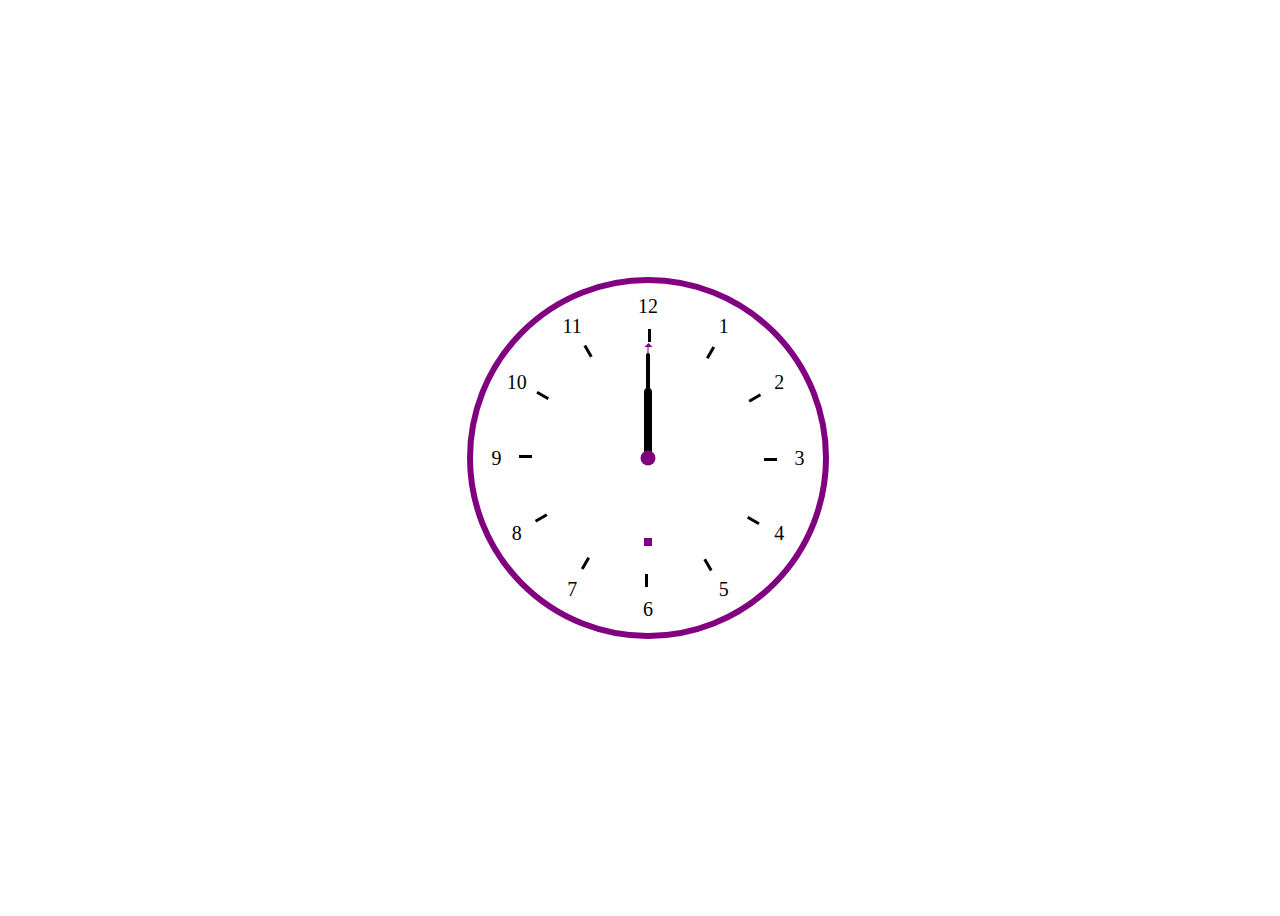
<file: analog_clock.html>
<!DOCTYPE html>  
        <html lang="en">  
        <head>  
           <style>  

        body{  
            animation-name: clock-animation;  
            animation-iteration-count: infinite;  
            animation-duration: 6s;  
            width: 100vw;  
            height: 100vh;  
            display: flex;  
            justify-content: center;  
            align-items: center;  
            font-size: 20px;  
            overflow-x: hidden;  
            font-family: cursive;  

        }  

        @keyframes clock-animation{  
        0%{  
        background:#3e5afb;  


        }  
        50%{  
            background:#3e5;  

        }  

            100%{  
                background: yellow;  
            }  
        }  
        .clock-container{  
            width:350px;  
            height: 350px;  
            border: 6px solid purple;  
            border-radius: 50%;  
            position: relative;  
            background:#fff;  

        }  
        .clock-container::after{  
            content: "";  
            position: absolute;  
            width: 15px;  
            height: 15px;  
            background: purple;  
            left: 50%;  
            top: 50%;  
            transform: translate(-50%,-50%)  ;border-radius: 50%;  
        }  
        .clock-number{  
            position: absolute;  
            width: 100%;  
            height: 100%;  
            text-align: center;  
        }  
        .clock-number:after{  
            content:"";  
            position:absolute;  
            height:13px;  
            width:3px;  
            top:13%;  
            background:#000;  

        }  

        .clock-number> div{  
            padding: 12px;  
        }  
        .num1{  
            transform: rotate(30deg)  
        }  

        .num1 > div{  
            transform: rotate(-30deg)  
        }  
        .num2{  
            transform: rotate(60deg)  
        }  

        .num2 > div{  
            transform: rotate(-60deg)  
        }  
        .num3{  
            transform: rotate(90deg)  
        }  

        .num3 > div{  
            transform: rotate(-90deg)  
        }  
        .num4{  
            transform: rotate(120deg)  
        }  

        .num4 > div{  
            transform: rotate(-120deg)  
        }  
        .num5{  
            transform: rotate(150deg)  
        }  

        .num5 > div{  
            transform: rotate(-150deg)  
        }  
        .num6{  
            transform: rotate(180deg)  
        }  

        .num6 > div{  
            transform: rotate(-180deg)  
        }  
        .num7{  
            transform: rotate(210deg)  
        }  

        .num7 > div{  
            transform: rotate(-210deg)  
        }  
        .num8{  
            transform: rotate(240deg)  
        }  

        .num8 > div{  
            transform: rotate(-240deg)  
        }  
        .num9{  
            transform: rotate(270deg)  
        }  

        .num9 > div{  
            transform: rotate(-270deg)  
        }  
        .num10{  
            transform: rotate(300deg)  
        }  

        .num10 > div{  
            transform: rotate(-300deg)  
        }  
        .num11{  
            transform: rotate(330deg)  
        }  

        .num11 > div{  
            transform: rotate(-330deg)  
        }  

        .num12{  
            transform: rotate(360deg)  
        }  

        .num12 > div{  
            transform: rotate(-360deg)  
        }  

        .clock-hand{  
            width: 100%;  
            height: 100%;  
            position: absolute;  
        }  
        .clock-hand > div{  
            left: 50%;  
            bottom: 50%;  
            transform: translateX(-50%);  
            position: absolute;  
            border-radius:12px;  
        }  
        .second-hand{  
            height: 32%;  
            width: 1px;  
            background: purple;  
        }  
        .minute-hand{  
            height:30%;  
            width: 4px;  
            background: #000;  
        }  

        .hour-hand{  
            height: 20%;  
            width:8px;  
            background: #000;  
        }  
        .second-hand::after{  
            position: absolute;  
            content: "";  
            border-style: solid;  
            border-width: 4px;  
            border-color: transparent transparent purple transparent;  
            left: 50%;  
            transform: translateX(-50%);  
            top:-6%;  
        }  

        .current-day{  
            position:absolute;  
            font-size:12px;  
            font-weight:bold;  
            left:50%;  
            transform:translateX(-50%);  
            top:25%;  
        }  
        .current-seconds{  
            position:absolute;  
            font-size:12px;  
            font-weight:bold;  
            left:50%;  
            transform:translateX(-50%);  
            bottom:25%;  
            background:purple;  
            color:#fff;  
            padding:4px;}  
           </style>  
        </head>  
        <body>  
            <div class="clock-container">  
                <div class="current-day">  

                </div>  
                 <div class="current-seconds">  

                </div>  
                <div class="current-seconds"></div>  
                <div class="clock-number num1">  
                    <div>1</div>  
                </div>  
                <div class="clock-number num2">  
                        <div>2</div>  
                    </div>  
                <div class="clock-number num3">  
                    <div>3</div>  
                 </div>  
                 <div class="clock-number num4">  
                     <div>4</div>  
                    </div>  
                 <div class="clock-number num5">  
                    <div>5</div>  
                     </div>  
                     <div class="clock-number num6">  
                       <div>6</div>  
                    </div>  
                    <div class="clock-number num7">  
                  <div>7</div>  
                    </div>  
                  <div class="clock-number num8">  
                     <div>8</div>  
                    </div>  
                    <div class="clock-number num9">  
                      <div>9</div>  
                      </div>  
                     <div class="clock-number num10">  
                       <div>10</div>  
                         </div>  
                      <div class="clock-number num11">  
                     <div>11</div>  
                      </div>  
                      <div class="clock-number num12">  
                   <div>12</div>  
                    </div>  
                     <div class="clock-hand" id="sec">  
                  <div class="second-hand"></div>  
                 </div>  
                <div class="clock-hand" id="min">  
                 <div class="minute-hand"></div>  
                 </div>  
               <div class="clock-hand" id="hr">  
                 <div class="hour-hand"></div>  
                </div>  
            </div>  

            <script>  

            let secondHand=document.querySelector("#sec");  
        let minHand=document.querySelector("#min")  
        let hourHand=document.querySelector("#hr")  


        setInterval(clockRotating,1000)  

        function clockRotating(){  
            var date=new Date();  
            var getSeconds=date.getSeconds()/60;  
            var getMinutes=date.getMinutes()/60;  
            var getHours=date.getHours()/12  

            secondHand.style.transform="rotate("+getSeconds*360 + "deg)"  
            minHand.style.transform="rotate("+getMinutes*360 + "deg)"  
            hourHand.style.transform="rotate("+getHours*360 + "deg)"  

            document.querySelector(".current-day").innerHTML=date.toDateString()  
            document.querySelector(".current-seconds").innerHTML=date.getSeconds()  

        }      
            </script>  
        </body>  
        </html>
</file>
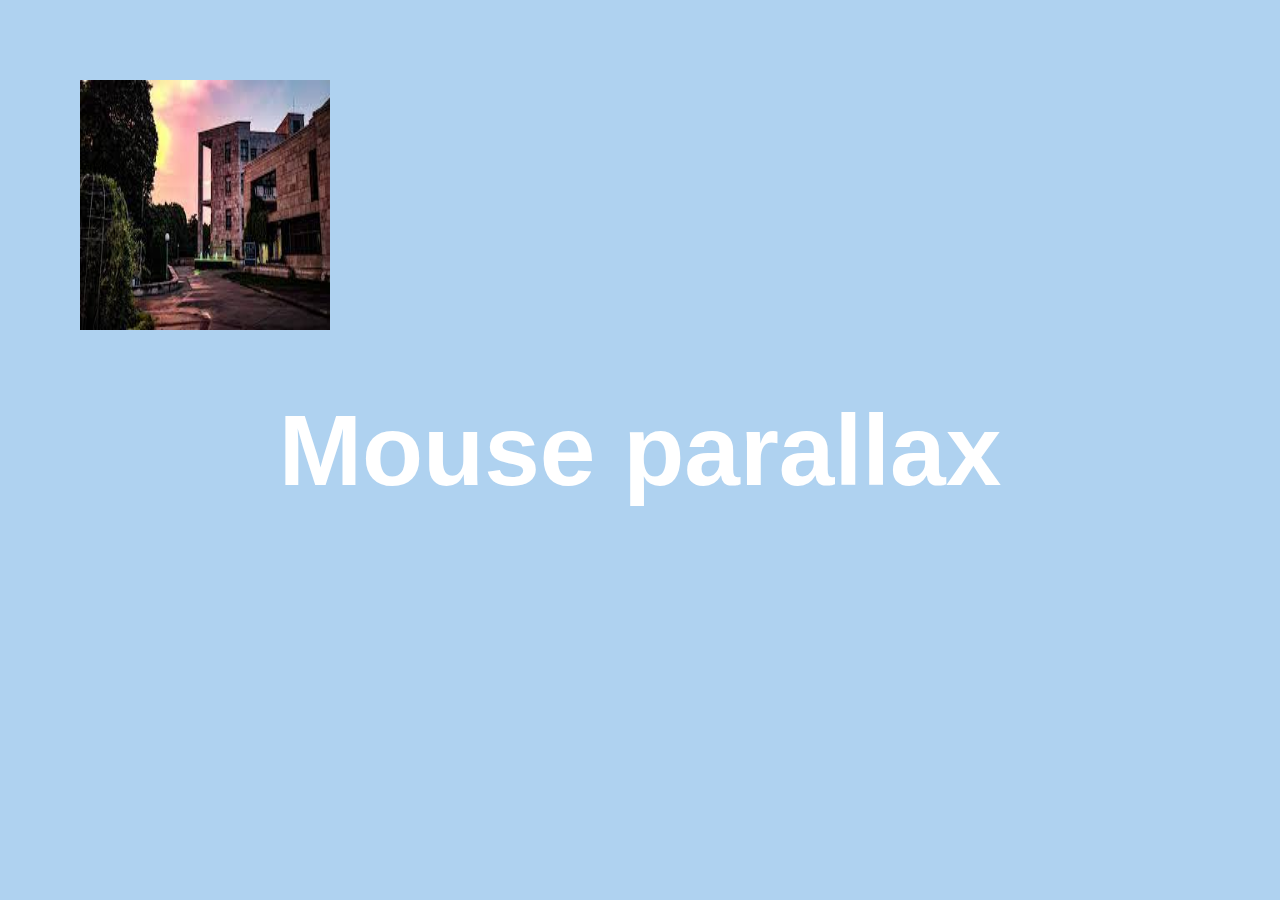
<file: mouse_parralax.html>
<!-- Filename:index.html -->
<!DOCTYPE html>
<html lang="en">
<head>
	<style>
		* {
			margin: 0;
			padding: 0;
			box-sizing: border-box;
			font-family: sans-serif;
		}

		body {
			background-color: rgb(175, 210, 240);
		}

		.mouse_move {
			position: relative;
			width: 100%;
			height: 100vh;
			overflow: hidden;
			display: flex;
			justify-content: center;
			align-items: center;
		}

		.mouse_move h2 {
			position: relative;
			font-size: 100px;
			color: white;
		}

		.mouse_move img {
			position: absolute;
		}

		#img1 {
			top: 80px;
			left: 80px;
			height: 250px;
			width: 250px;
		}

		#img2 {
			bottom: 80px;
			right: 80px;
			height: 250px;
			width: 250px;
		}
	</style>
	<title>Parallax</title>
</head>

<body>
	<div class="mouse_move">
		<img id="img1" src=
"para.jpg"
			class="mouse"
			value="5" />
		<h2>Mouse parallax</h2>
	
	</div>

	<script type="text/javascript">
		document.addEventListener("mousemove", parallax);
		function parallax(event) {
			this.querySelectorAll(".mouse").forEach((shift) => {
				const position = shift.getAttribute("value");
				const x = (window.innerWidth - event.pageX * position) / 90;
				const y = (window.innerHeight - event.pageY * position) / 90;

				shift.style.transform = `translateX(${x}px) translateY(${y}px)`;
			});
		}
	</script>
</body>
</html>
</file>
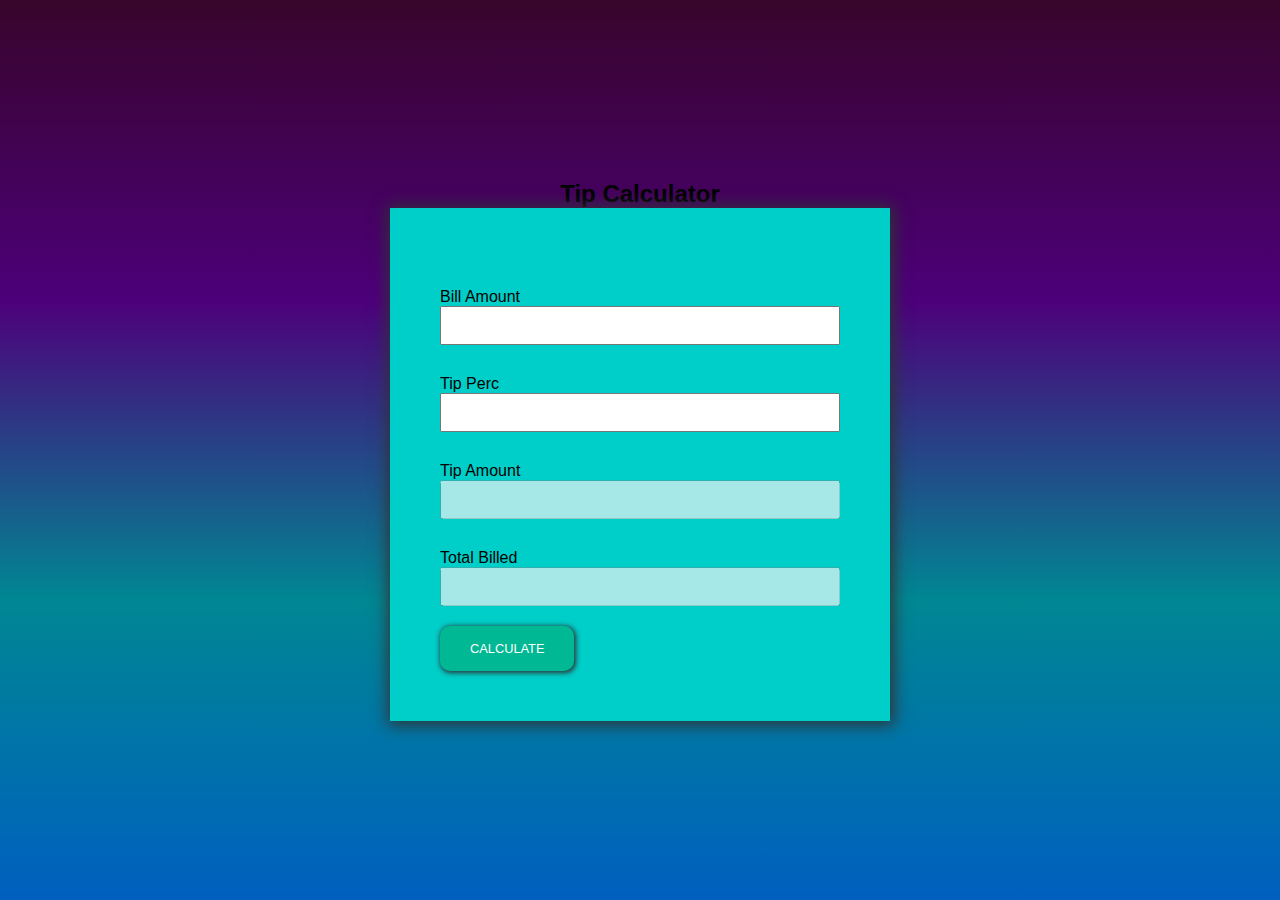
<file: project7.html>
<!DOCTYPE html>
<html lang="en">

<head>
    <meta charset="UTF-8">
    <meta name="viewport" content="width=device-width, initial-scale=1.0">
    <title>Tip Calculator</title>
    <link rel="stylesheet" href="project7.css">
</head>

<body>
    <main>
        <h2>Tip Calculator</h2>
        <div>

            <label>Bill Amount</label>
            <input type="text" name="" id="bill_amount">
            <br>
            <label>Tip perc</label>
            <input type="text" name="" id="tip_perc">
            <br>
            <label>Tip Amount</label>
            <input type="text" name="" id="tip_amount" disabled>
            <br>
            <label>Total billed</label>
            <input type="text" name="" id="total_billed" disabled>
            <br>

            <button onclick="tipcal()">Calculate</button>

        </div>
    </main>
    <script src="project7.js"></script>
</body>

</html>
</file>
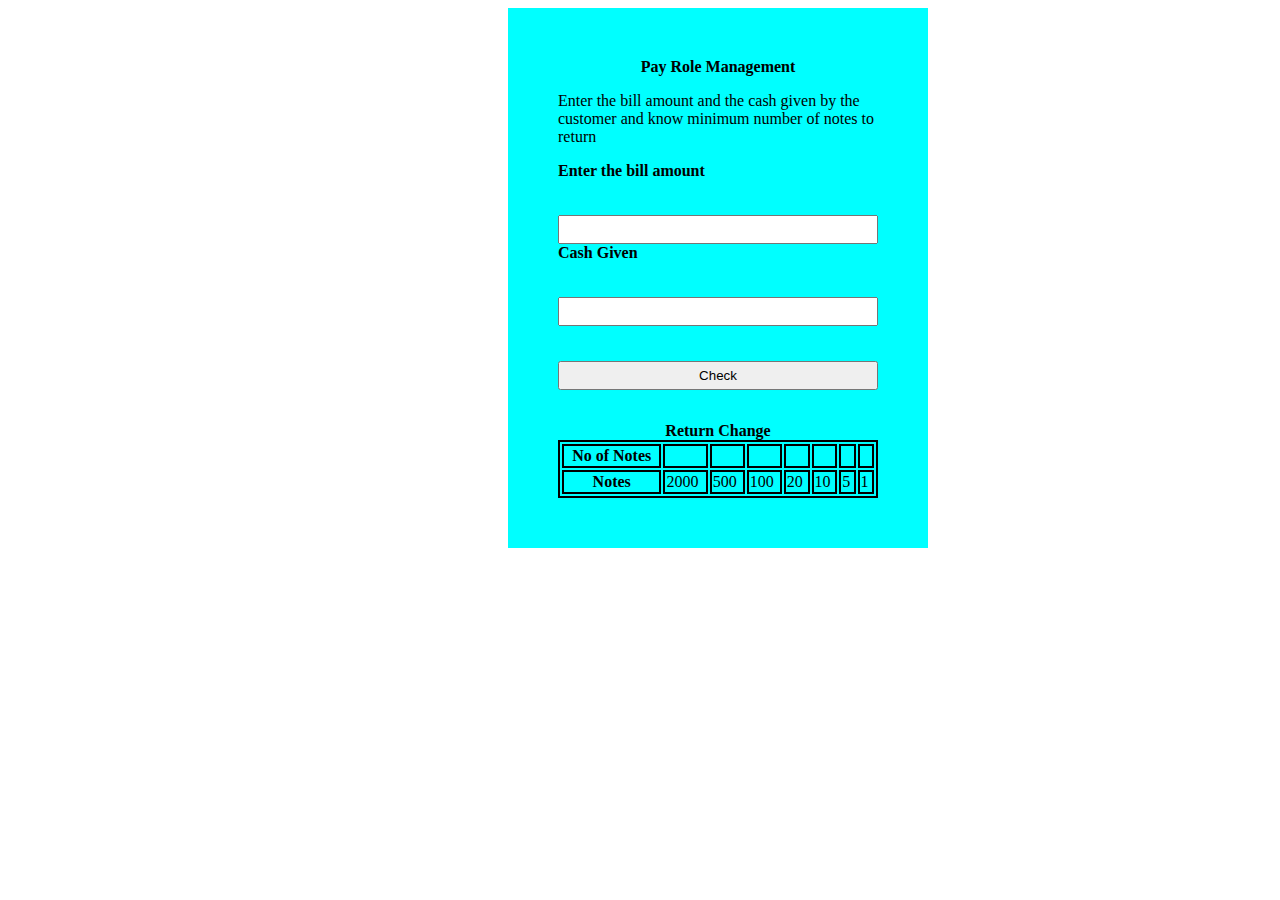
<file: role_management.html>
<!DOCTYPE html> 
<html lang="en"> 

<head> 
	<meta charset="UTF-8"> 
	<meta http-equiv="X-UA-Compatible" content="IE=edge"> 
	<meta name="viewport" content= 
		"width=device-width, initial-scale=1.0"> 
    <link rel="stylesheet" href="role_management.css">
    
</head> 

<body> 
	<div class="container"> 
		<header><strong> 
				<center>Pay Role Management</center> 
			</strong></header> 
		<p class="description"> 
			Enter the bill amount and the cash given 
			by the customer and know minimum number 
			of notes to return 
		</p> 

		<label for="input-bill"> 
			<strong>Enter the bill amount</strong> 
		</label> 
		<input class="input-bill" id="bill" /> 
		<label for="cash-given"> 
			<strong> Cash Given</strong> 
		</label> 
		<input class="cash-given" id="cash" /> 
		<button class="check-btn" id="btn">Check</button> 
		<p id="error"> 
		</p> 

		<table class="table"> 
			<caption> 
				<strong>Return Change</strong> 
			</caption> 
			<tr class="row"> 
				<th class="row">No of Notes</th> 
				<td class="no-of-notes"></td> 
				<td class="no-of-notes"></td> 
				<td class="no-of-notes"></td> 
				<td class="no-of-notes"></td> 
				<td class="no-of-notes"></td> 
				<td class="no-of-notes"></td> 
				<td class="no-of-notes"></td> 
			</tr> 
			<tr> 
				<th class="row">Notes</th> 
				<td class="row">2000</td> 
				<td class="row">500</td> 
				<td class="row">100</td> 
				<td class="row">20</td> 
				<td class="row">10</td> 
				<td class="row">5</td> 
				<td class="row">1</td> 
			</tr> 
		</table> 
	</div> 
    <script src="role_management.js"></script> 
</body> 

</html>
</file>
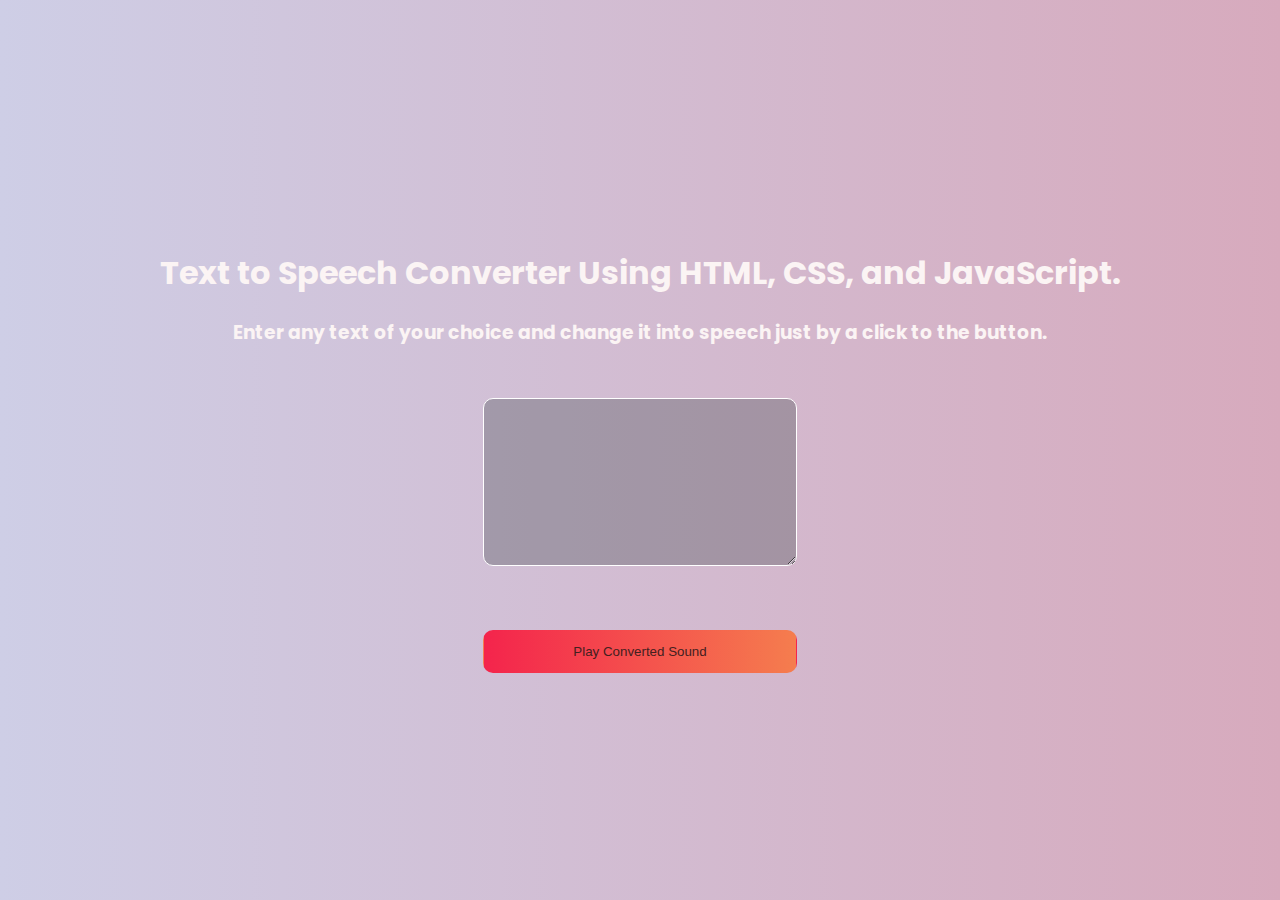
<file: speech_converter.html>
<!DOCTYPE html>
<html lang="en">

<head>
	<meta charset="UTF-8">
	<meta name="viewport"
		content="width=device-width, initial-scale=1.0">
	<title>Text to Speech Converter</title>
	<link rel="stylesheet" href="sppech_converter.css">
 
</head>

<body>
	<div class="container">
		<div class="app-container">
			<div class="headings-container">
				<h1>
					Text to Speech Converter Using 
					HTML, CSS, and JavaScript.
				</h1>
				<h3>
					Enter any text of your choice
					and change it into speech just by
					a click to the button.
				</h3>
			</div>

			<div class="interaction-container">
				<textarea id="textToConvert"
						placeholder="Enter text to convert into speech..."
						id="" cols="35"
						rows="10" class="text-control">
				</textarea>
				<p class="error-para"></p>
				<button class="btn" id="convertBtn">
				Play Converted Sound</button>
			</div>
		</div>
	</div>

    <script src="speech_converter.js"></script>
</body>

</html>
</file>
<file: project7.css>
*{
    margin: 0;;
    padding: 0;
    box-sizing: border-box;
    font-family: sans-serif;
}

main{
    height: 100vh;
    background: linear-gradient(#37052b,#4d007a,#008793,#005fbf);
    display: flex;
    align-items: center;
    justify-content: center;
    flex-direction: column;
}

div{
    max-width: 500px;
    height: auto;
    background-color: #00cec9;
    padding: 50px;
    box-shadow: 1px 1px 15px 3px #2d3436;
}

h1{
    margin-bottom: 10px;
    text-shadow: 1px 2px 1px white;
    text-transform: capitalize;

}

label{
    display: block;
    text-transform: capitalize;
    margin-top: 30px;
}

input{
    width: 400px;
    padding: 10px 0;
}

button{
    border-radius: 10px;
    padding: 15px 30px;
    font-size: 0.8rem;
    text-transform: uppercase;
    border: none;
    color: white;
    background: #00b894;
    box-shadow: 1px 1px 5px 1px #2d3436 ;
    margin-top: 20px;

}
</file>
<file: role_management.css>
.container { 
	display: flex; 
	flex-direction: column; 
	width: 25vw; 
	margin-left: 500px; 
	padding: 50px; 
	background-color: aqua; 
} 

.table { 
	border: 2px solid black; 
} 

.row { 
	border: 2px solid black; 
} 

.no-of-notes { 
	border: 2px solid black; 
} 

.check-btn { 
	margin-top: 35px; 
	padding: 5px; 
} 

.input-bill { 
	margin-top: 35px; 
	padding: 5px; 
} 

.cash-given { 
	margin-top: 35px; 
	padding: 5px; 
}
</file>
<file: sppech_converter.css>
@import url(
'https://fonts.googleapis.com/css2?family=Poppins&display=swap');

body {
	padding: 0;
	margin: 0;
	box-sizing: border-box;
	font-family: "Poppins", sans-serif;
}

.container {
	height: 100vh;
	width: 100%;
	display: flex;
	align-items: center;
	justify-content: center;
	background-image: linear-gradient(90deg, #cecee6, #d7aabd);
}

.app-container {
	display: flex;
	align-items: center;
	justify-content: center;
	flex-direction: column;
	text-align: center;
	color: #fbf4f4;
}

.headings-container {
	padding: 0 1rem;
}

.interaction-container {
	display: flex;
	align-items: normal;
	justify-content: center;
	flex-direction: column;
	text-align: center;
	padding: 0 1rem;
}

.text-control {
	padding: 0.5rem;
	margin: 2rem 0;
	background-color: #3f464a52;
	color: #f2ecec;
	border: 1px solid #fff;
	border-radius: 10px;
}

.text-control:focus-visible {
	outline: none;
}

.error-para {
	color: red;
}

.btn {
	padding: 0.8rem;
	background-image: linear-gradient(90deg, #F4244C, #F57D4E);
	border: 1px solid transparent;
	border-radius: 10px;
	color: #432020;
	cursor: pointer;
	transition: all 0.25s;
}

.btn:hover {
	padding: 1rem;
}
</file>
